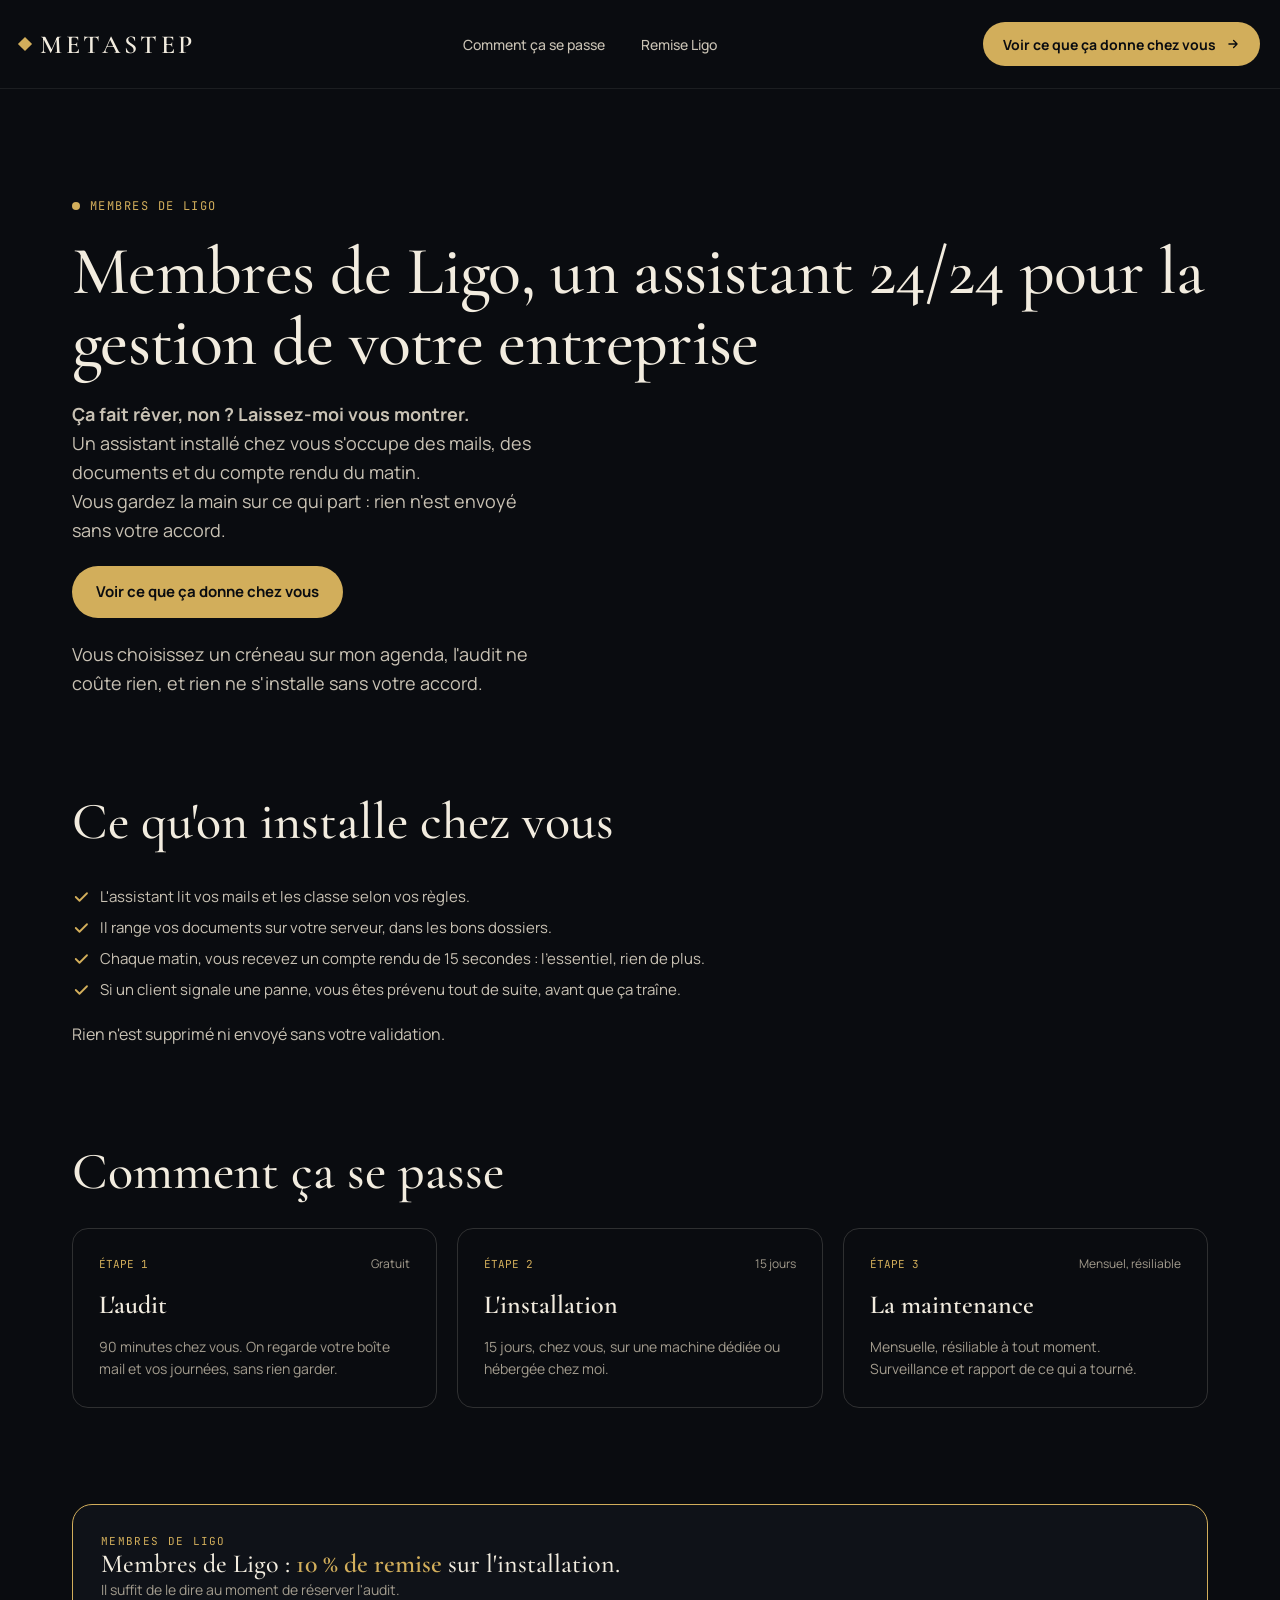
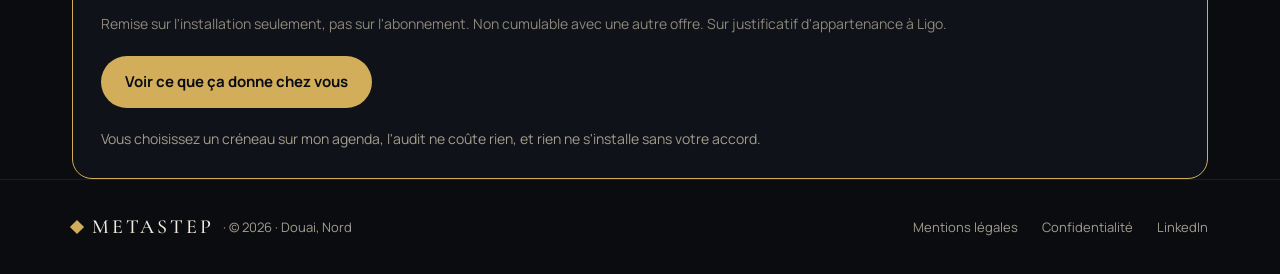
<file: ligo/index.html>
<!DOCTYPE html>
<html lang="fr">
<head>
<meta charset="utf-8">
<meta name="viewport" content="width=device-width, initial-scale=1">
<title>Membres de Ligo, un assistant 24/24 pour la gestion de votre entreprise · MetaStep</title>
<meta name="description" content="Un assistant installé chez vous s'occupe des mails, des documents et du compte rendu du matin. Vous gardez la main sur ce qui part : rien n'est envoyé sans votre accord.">
<meta name="robots" content="noindex, follow">
<link rel="canonical" href="https://metastep.fr/ligo">
<link rel="icon" type="image/png" href="../assets/favicon.png">
<meta property="og:type" content="website">
<meta property="og:locale" content="fr_FR">
<meta property="og:url" content="https://metastep.fr/ligo">
<meta property="og:title" content="Membres de Ligo, un assistant 24/24 pour la gestion de votre entreprise">
<meta property="og:description" content="Un assistant installé chez vous s'occupe des mails, des documents et du compte rendu du matin. Vous gardez la main sur ce qui part : rien n'est envoyé sans votre accord.">
<meta property="og:image" content="https://metastep.fr/assets/og-image.png">
<meta property="og:image:width" content="1200">
<meta property="og:image:height" content="630">
<meta name="twitter:card" content="summary_large_image">
<meta name="twitter:title" content="Membres de Ligo, un assistant 24/24 pour la gestion de votre entreprise">
<meta name="twitter:description" content="Un assistant installé chez vous s'occupe des mails, des documents et du compte rendu du matin. Vous gardez la main sur ce qui part : rien n'est envoyé sans votre accord.">
<meta name="twitter:image" content="https://metastep.fr/assets/og-image.png">
<meta name="theme-color" content="#0A0C10">
<link rel="stylesheet" href="../assets/site.css">
</head>
<body>

<header class="ms-nav">
  <div class="ms-nav__inner">
    <a class="ms-logo" href="/">
      <span class="ms-logo__mark" aria-hidden="true"></span>
      <span class="ms-logo__word">METASTEP</span>
    </a>
    <nav class="ms-nav__links" aria-label="Navigation principale">
      <a href="#etapes">Comment ça se passe</a>
      <a href="#remise">Remise Ligo</a>
    </nav>
    <div class="ms-nav__actions">
      <a class="ms-btn ms-btn--gold ms-nav__cta" href="https://calendly.com/metastep/rdv?utm_source=ligo&amp;utm_medium=communaute&amp;utm_campaign=ligo-membres&amp;utm_content=page-ligo" rel="noopener" target="_blank">
        Voir ce que ça donne chez vous
        <svg width="14" height="14" viewBox="0 0 24 24" fill="none" stroke="currentColor" stroke-width="2.2" stroke-linecap="round" stroke-linejoin="round" aria-hidden="true"><path d="M5 12h14M13 6l6 6-6 6"/></svg>
      </a>
      <a class="ms-btn ms-btn--gold ms-nav__cta-mobile" href="https://calendly.com/metastep/rdv?utm_source=ligo&amp;utm_medium=communaute&amp;utm_campaign=ligo-membres&amp;utm_content=page-ligo" rel="noopener" target="_blank">Audit gratuit</a>
      <details class="ms-menu">
        <summary class="ms-menu__toggle" aria-label="Ouvrir le menu">
          <svg width="18" height="18" viewBox="0 0 24 24" fill="none" stroke="currentColor" stroke-width="2" stroke-linecap="round" aria-hidden="true"><path d="M4 7h16M4 12h16M4 17h16"/></svg>
        </summary>
        <nav class="ms-menu__panel" aria-label="Navigation mobile">
          <a href="#etapes">Comment ça se passe</a>
          <a href="#remise">Remise Ligo</a>
          <a class="ms-btn ms-btn--gold" href="https://calendly.com/metastep/rdv?utm_source=ligo&amp;utm_medium=communaute&amp;utm_campaign=ligo-membres&amp;utm_content=page-ligo" rel="noopener" target="_blank">Voir ce que ça donne chez vous</a>
        </nav>
      </details>
    </div>
  </div>
</header>

<main id="top">

  <!-- HERO -->
  <section class="ms-hero" aria-label="Présentation">
    <div class="ms-container">
      <div class="ms-hero__content">
        <p class="ms-eyebrow"><span class="ms-eyebrow__dot" aria-hidden="true"></span>MEMBRES DE LIGO</p>
        <h1 class="ms-hero__title">Membres de Ligo, un assistant 24/24 pour la gestion de votre entreprise</h1>
        <p class="ms-hero__text"><strong>Ça fait rêver, non ? Laissez-moi vous montrer.</strong><br>Un assistant installé chez vous s'occupe des mails, des documents et du compte rendu du matin.<br>Vous gardez la main sur ce qui part : rien n'est envoyé sans votre accord.</p>
        <div class="ms-hero__actions">
          <a class="ms-btn ms-btn--gold" href="https://calendly.com/metastep/rdv?utm_source=ligo&amp;utm_medium=communaute&amp;utm_campaign=ligo-membres&amp;utm_content=page-ligo" rel="noopener" target="_blank">Voir ce que ça donne chez vous</a>
        </div>
        <p class="ms-hero__text">Vous choisissez un créneau sur mon agenda, l'audit ne coûte rien, et rien ne s'installe sans votre accord.</p>
      </div>
    </div>
  </section>

  <!-- CE QU'ON INSTALLE CHEZ VOUS -->
  <section class="ms-section" aria-labelledby="installe-title">
    <div class="ms-container">
      <div class="ms-section__head">
        <h2 id="installe-title" class="ms-h2">Ce qu'on installe chez vous</h2>
      </div>
      <div class="ms-pack__features">
        <div class="ms-pack__feature"><svg width="18" height="18" viewBox="0 0 24 24" fill="none" stroke="#D2AE5B" stroke-width="2.4" stroke-linecap="round" stroke-linejoin="round" aria-hidden="true"><path d="M5 12l5 5L20 7"/></svg><span>L'assistant lit vos mails et les classe selon vos règles.</span></div>
        <div class="ms-pack__feature"><svg width="18" height="18" viewBox="0 0 24 24" fill="none" stroke="#D2AE5B" stroke-width="2.4" stroke-linecap="round" stroke-linejoin="round" aria-hidden="true"><path d="M5 12l5 5L20 7"/></svg><span>Il range vos documents sur votre serveur, dans les bons dossiers.</span></div>
        <div class="ms-pack__feature"><svg width="18" height="18" viewBox="0 0 24 24" fill="none" stroke="#D2AE5B" stroke-width="2.4" stroke-linecap="round" stroke-linejoin="round" aria-hidden="true"><path d="M5 12l5 5L20 7"/></svg><span>Chaque matin, vous recevez un compte rendu de 15 secondes : l'essentiel, rien de plus.</span></div>
        <div class="ms-pack__feature"><svg width="18" height="18" viewBox="0 0 24 24" fill="none" stroke="#D2AE5B" stroke-width="2.4" stroke-linecap="round" stroke-linejoin="round" aria-hidden="true"><path d="M5 12l5 5L20 7"/></svg><span>Si un client signale une panne, vous êtes prévenu tout de suite, avant que ça traîne.</span></div>
      </div>
      <p class="ms-lead" style="margin-top:22px">Rien n'est supprimé ni envoyé sans votre validation.</p>
    </div>
  </section>

  <!-- COMMENT ÇA SE PASSE -->
  <section id="etapes" class="ms-section" aria-labelledby="etapes-title">
    <div class="ms-container">
      <div class="ms-method__head">
        <h2 id="etapes-title" class="ms-h2">Comment ça se passe</h2>
      </div>
      <div class="ms-method__list">
        <div class="ms-step">
          <div class="ms-step__head"><span class="ms-step__num">ÉTAPE 1</span><span class="ms-step__tag">Gratuit</span></div>
          <div class="ms-step__title">L'audit</div>
          <p class="ms-step__text">90 minutes chez vous. On regarde votre boîte mail et vos journées, sans rien garder.</p>
        </div>
        <div class="ms-step">
          <div class="ms-step__head"><span class="ms-step__num">ÉTAPE 2</span><span class="ms-step__tag">15 jours</span></div>
          <div class="ms-step__title">L'installation</div>
          <p class="ms-step__text">15 jours, chez vous, sur une machine dédiée ou hébergée chez moi.</p>
        </div>
        <div class="ms-step">
          <div class="ms-step__head"><span class="ms-step__num">ÉTAPE 3</span><span class="ms-step__tag">Mensuel, résiliable</span></div>
          <div class="ms-step__title">La maintenance</div>
          <p class="ms-step__text">Mensuelle, résiliable à tout moment. Surveillance et rapport de ce qui a tourné.</p>
        </div>
      </div>
    </div>
  </section>

  <!-- BLOC REMISE -->
  <section id="remise" class="ms-section" aria-label="Remise Ligo">
    <div class="ms-container">
      <div class="ms-launch">
        <div>
          <p class="ms-launch__label">MEMBRES DE LIGO</p>
          <p class="ms-launch__title">Membres de Ligo : <strong>10 % de remise</strong> sur l'installation.</p>
          <p class="ms-launch__text">Il suffit de le dire au moment de réserver l'audit.</p>
          <p class="ms-launch__text" style="margin-top:12px;opacity:.85">Remise sur l'installation seulement, pas sur l'abonnement. Non cumulable avec une autre offre. Sur justificatif d'appartenance à Ligo.</p>
        </div>
        <div class="ms-hero__actions">
          <a class="ms-btn ms-btn--gold" href="https://calendly.com/metastep/rdv?utm_source=ligo&amp;utm_medium=communaute&amp;utm_campaign=ligo-membres&amp;utm_content=page-ligo" rel="noopener" target="_blank">Voir ce que ça donne chez vous</a>
        </div>
        <p class="ms-launch__text">Vous choisissez un créneau sur mon agenda, l'audit ne coûte rien, et rien ne s'installe sans votre accord.</p>
      </div>
    </div>
  </section>

</main>

<footer class="ms-footer">
  <div class="ms-container ms-footer__inner">
    <div class="ms-footer__brand">
      <span class="ms-logo__mark" aria-hidden="true"></span>
      <span class="ms-footer__brand-word">METASTEP</span>
      <span>· © 2026 · Douai, Nord</span>
    </div>
    <nav class="ms-footer__links" aria-label="Liens légaux">
      <a href="../mentions-legales.html">Mentions légales</a>
      <a href="../confidentialite.html">Confidentialité</a>
      <a href="https://www.linkedin.com/in/evan-marliere/" rel="noopener" target="_blank">LinkedIn</a>
    </nav>
  </div>
</footer>

</body>
</html>
</file>
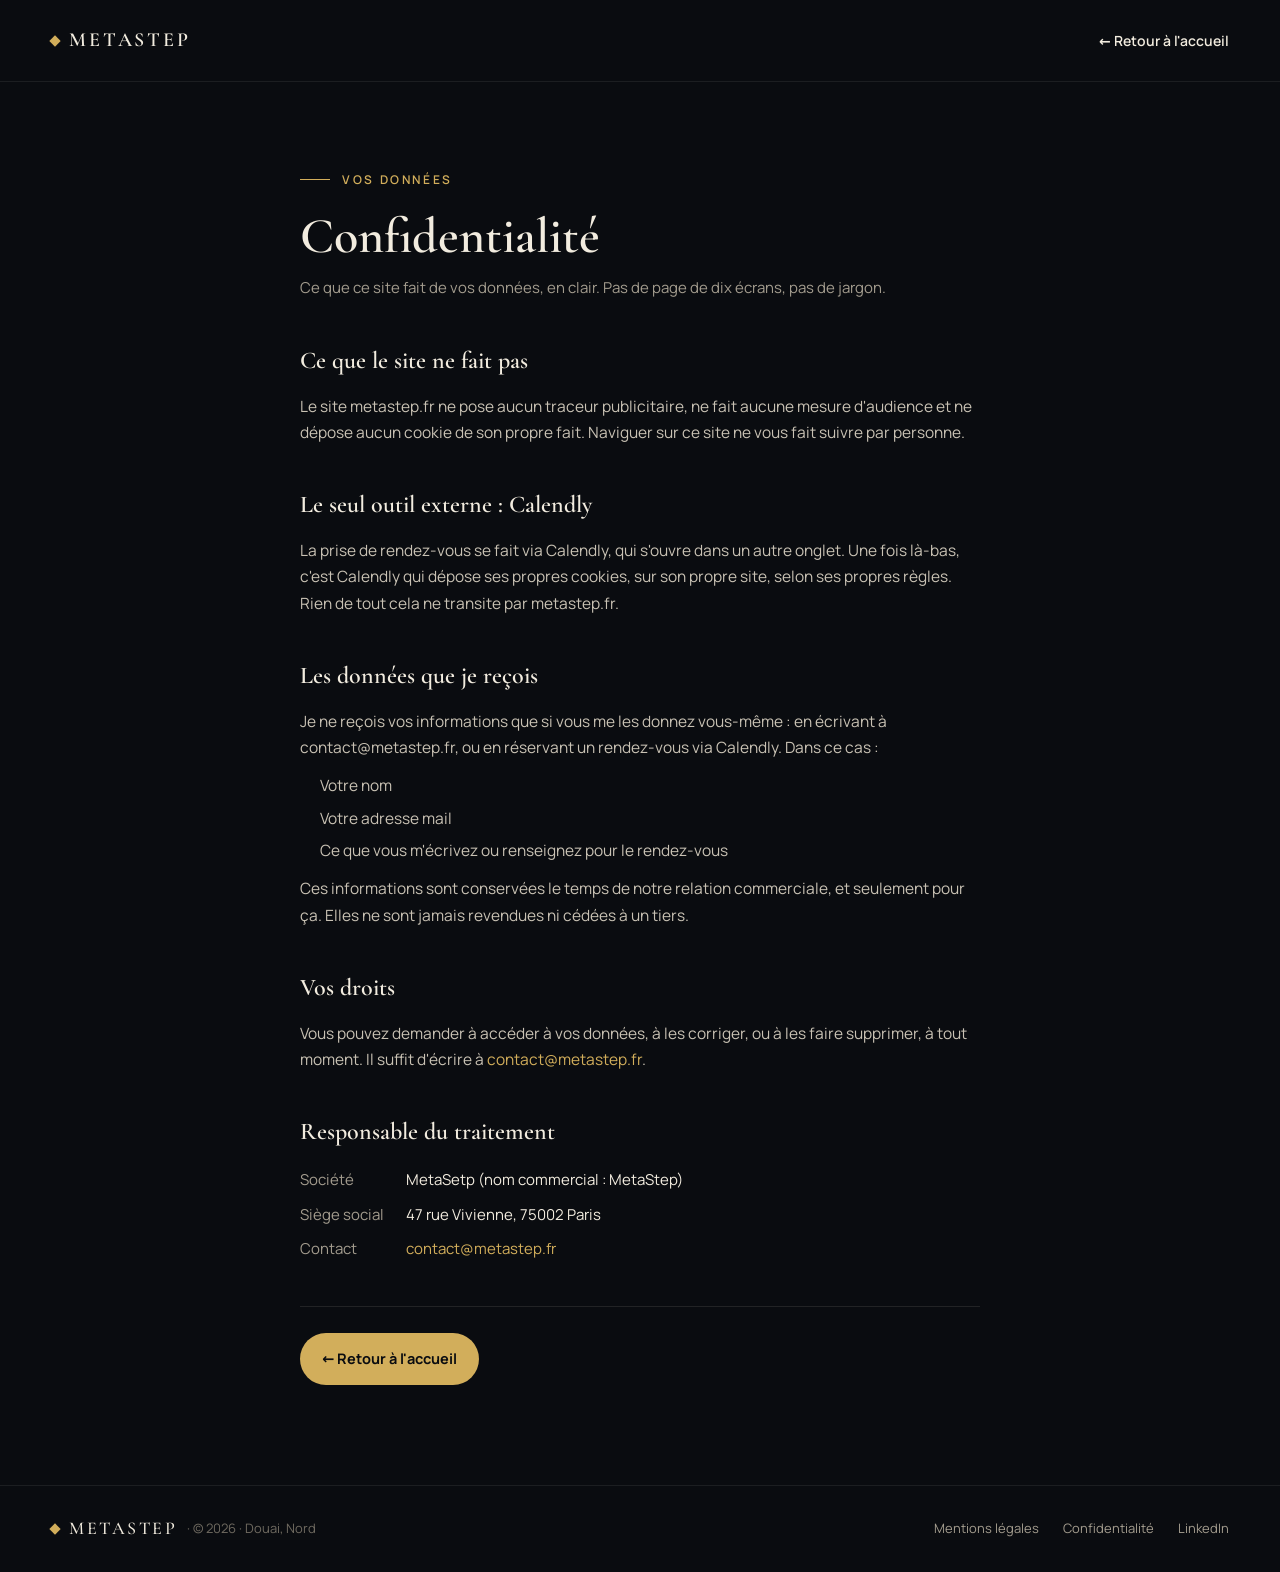
<file: confidentialite.html>
<!DOCTYPE html>
<html lang="fr">
<head>
<meta charset="utf-8">
<meta name="viewport" content="width=device-width, initial-scale=1">
<title>Confidentialité · MetaStep</title>
<meta name="description" content="Ce que le site metastep.fr fait et ne fait pas avec vos données : pas de traceur, pas de cookie hors Calendly.">
<meta name="robots" content="noindex,follow">
<link rel="icon" type="image/png" href="assets/favicon.png">
<link rel="stylesheet" href="assets/site.css">
<style>
  /* Charte MetaStep, polices auto-hébergées, pas d'appel externe. */
  @font-face{font-family:'Cormorant Garamond';font-style:normal;font-weight:600;src:url('assets/fonts/cormorant-garamond-600.woff2') format('woff2');font-display:swap}
  @font-face{font-family:'Cormorant Garamond';font-style:normal;font-weight:500;src:url('assets/fonts/cormorant-garamond-500.woff2') format('woff2');font-display:swap}
  @font-face{font-family:'Manrope';font-style:normal;font-weight:400;src:url('assets/fonts/manrope-400.woff2') format('woff2');font-display:swap}
  @font-face{font-family:'Manrope';font-style:normal;font-weight:500;src:url('assets/fonts/manrope-500.woff2') format('woff2');font-display:swap}
  @font-face{font-family:'Manrope';font-style:normal;font-weight:600;src:url('assets/fonts/manrope-600.woff2') format('woff2');font-display:swap}
  @font-face{font-family:'Manrope';font-style:normal;font-weight:700;src:url('assets/fonts/manrope-700.woff2') format('woff2');font-display:swap}
  @font-face{font-family:'JetBrains Mono';font-style:normal;font-weight:400;src:url('assets/fonts/jetbrains-mono-400.woff2') format('woff2');font-display:swap}

  :root{--bg:#0A0C10;--texte:#F2ECDF;--secondaire:#A39C8E;--or:#D2AE5B;--discret:#6F6A60}
  *{box-sizing:border-box}
  html{scroll-behavior:smooth}
  body{margin:0;background:var(--bg);color:var(--texte);font-family:'Manrope',system-ui,sans-serif;line-height:1.65;-webkit-font-smoothing:antialiased}
  a{color:var(--or);text-decoration:none}
  a:hover,a:focus{color:#E7C977}
  a:focus-visible,button:focus-visible{outline:2px solid var(--or);outline-offset:3px}
  h1,h2,p,dl,dt,dd,ul{margin:0}

  header.page{padding:24px clamp(20px,4vw,64px);display:flex;align-items:center;justify-content:space-between;gap:16px;border-bottom:1px solid rgba(242,236,223,.08)}
  .logo{display:flex;align-items:center;gap:10px;font-family:'Cormorant Garamond',serif;font-weight:600;font-size:20px;letter-spacing:.14em;color:var(--texte)}
  .logo span.puce{width:8px;height:8px;background:var(--or);display:inline-block;transform:rotate(45deg)}
  .retour{display:inline-flex;align-items:center;gap:8px;font-size:14px;font-weight:600;color:var(--texte)}

  main{max-width:760px;margin:0 auto;padding:clamp(48px,7vw,88px) clamp(20px,5vw,40px) clamp(60px,8vw,100px)}
  .fil{display:flex;align-items:center;gap:12px;margin-bottom:20px}
  .fil .trait{width:30px;height:1px;background:var(--or)}
  .fil .label{font-weight:600;font-size:12px;letter-spacing:.22em;color:var(--or);text-transform:uppercase}
  h1{font-family:'Cormorant Garamond',serif;font-weight:600;font-size:clamp(34px,5.5vw,50px);line-height:1.05;color:var(--texte)}
  .chapo{margin-top:14px;font-size:15px;color:var(--secondaire)}

  section{margin-top:40px}
  h2{font-family:'Cormorant Garamond',serif;font-weight:600;font-size:24px;color:var(--texte)}
  section p{margin-top:12px;font-size:15.5px;line-height:1.7;color:#C9C2B4}
  section ul{margin-top:12px;padding-left:20px;font-size:15.5px;line-height:1.7;color:#C9C2B4}
  section li{margin-top:6px}
  .fiche{margin-top:16px;display:grid;grid-template-columns:auto 1fr;gap:10px 22px;font-size:15px}
  .fiche dt{color:var(--secondaire)}
  .fiche dd{margin:0;color:var(--texte)}

  .cta{margin-top:44px;padding-top:26px;border-top:1px solid rgba(242,236,223,.1)}
  .bouton{display:inline-flex;align-items:center;gap:8px;background:var(--or);color:var(--bg);font-weight:700;font-size:14.5px;padding:14px 22px;border-radius:999px}

  footer.page{border-top:1px solid rgba(242,236,223,.08);padding:28px clamp(20px,4vw,64px)}
  .pied{max-width:1180px;margin:0 auto;display:flex;flex-wrap:wrap;gap:14px;align-items:center;justify-content:space-between;font-size:13px;color:var(--discret)}
  .pied .marque{display:flex;align-items:center;gap:10px}
  .pied .marque span.puce{width:8px;height:8px;background:var(--or);display:inline-block;transform:rotate(45deg)}
  .pied .marque span.nom{font-family:'Cormorant Garamond',serif;font-size:18px;letter-spacing:.14em;color:var(--texte)}
  .pied .liens{display:flex;gap:24px}
  .pied .liens a{color:var(--secondaire)}
</style>
</head>
<body>
<header class="page">
  <a class="logo" href="index.html"><span class="puce"></span>METASTEP</a>
  <a class="retour" href="index.html">&larr; Retour à l'accueil</a>
</header>

<main>
  <div class="fil"><span class="trait"></span><span class="label">Vos données</span></div>
  <h1>Confidentialité</h1>
  <p class="chapo">Ce que ce site fait de vos données, en clair. Pas de page de dix écrans, pas de jargon.</p>

  <section>
    <h2>Ce que le site ne fait pas</h2>
    <p>Le site metastep.fr ne pose aucun traceur publicitaire, ne fait aucune mesure d'audience et ne dépose aucun cookie de son propre fait. Naviguer sur ce site ne vous fait suivre par personne.</p>
  </section>

  <section>
    <h2>Le seul outil externe : Calendly</h2>
    <p>La prise de rendez-vous se fait via Calendly, qui s'ouvre dans un autre onglet. Une fois là-bas, c'est Calendly qui dépose ses propres cookies, sur son propre site, selon ses propres règles. Rien de tout cela ne transite par metastep.fr.</p>
  </section>

  <section>
    <h2>Les données que je reçois</h2>
    <p>Je ne reçois vos informations que si vous me les donnez vous-même : en écrivant à contact@metastep.fr, ou en réservant un rendez-vous via Calendly. Dans ce cas :</p>
    <ul>
      <li>Votre nom</li>
      <li>Votre adresse mail</li>
      <li>Ce que vous m'écrivez ou renseignez pour le rendez-vous</li>
    </ul>
    <p>Ces informations sont conservées le temps de notre relation commerciale, et seulement pour ça. Elles ne sont jamais revendues ni cédées à un tiers.</p>
  </section>

  <section>
    <h2>Vos droits</h2>
    <p>Vous pouvez demander à accéder à vos données, à les corriger, ou à les faire supprimer, à tout moment. Il suffit d'écrire à <a href="mailto:contact@metastep.fr">contact@metastep.fr</a>.</p>
  </section>

  <section>
    <h2>Responsable du traitement</h2>
    <dl class="fiche">
      <dt>Société</dt><dd>MetaSetp (nom commercial : MetaStep)</dd>
      <dt>Siège social</dt><dd>47 rue Vivienne, 75002 Paris</dd>
      <dt>Contact</dt><dd><a href="mailto:contact@metastep.fr">contact@metastep.fr</a></dd>
    </dl>
  </section>

  <div class="cta">
    <a class="bouton" href="index.html">&larr; Retour à l'accueil</a>
  </div>
</main>

<footer class="page">
  <div class="pied">
    <div class="marque"><span class="puce"></span><span class="nom">METASTEP</span><span>&middot; &copy; 2026 &middot; Douai, Nord</span></div>
    <div class="liens"><a href="mentions-legales.html">Mentions légales</a><a href="confidentialite.html">Confidentialité</a><a href="https://www.linkedin.com/in/evan-marliere/">LinkedIn</a></div>
  </div>
</footer>
</body>
</html>
</file>
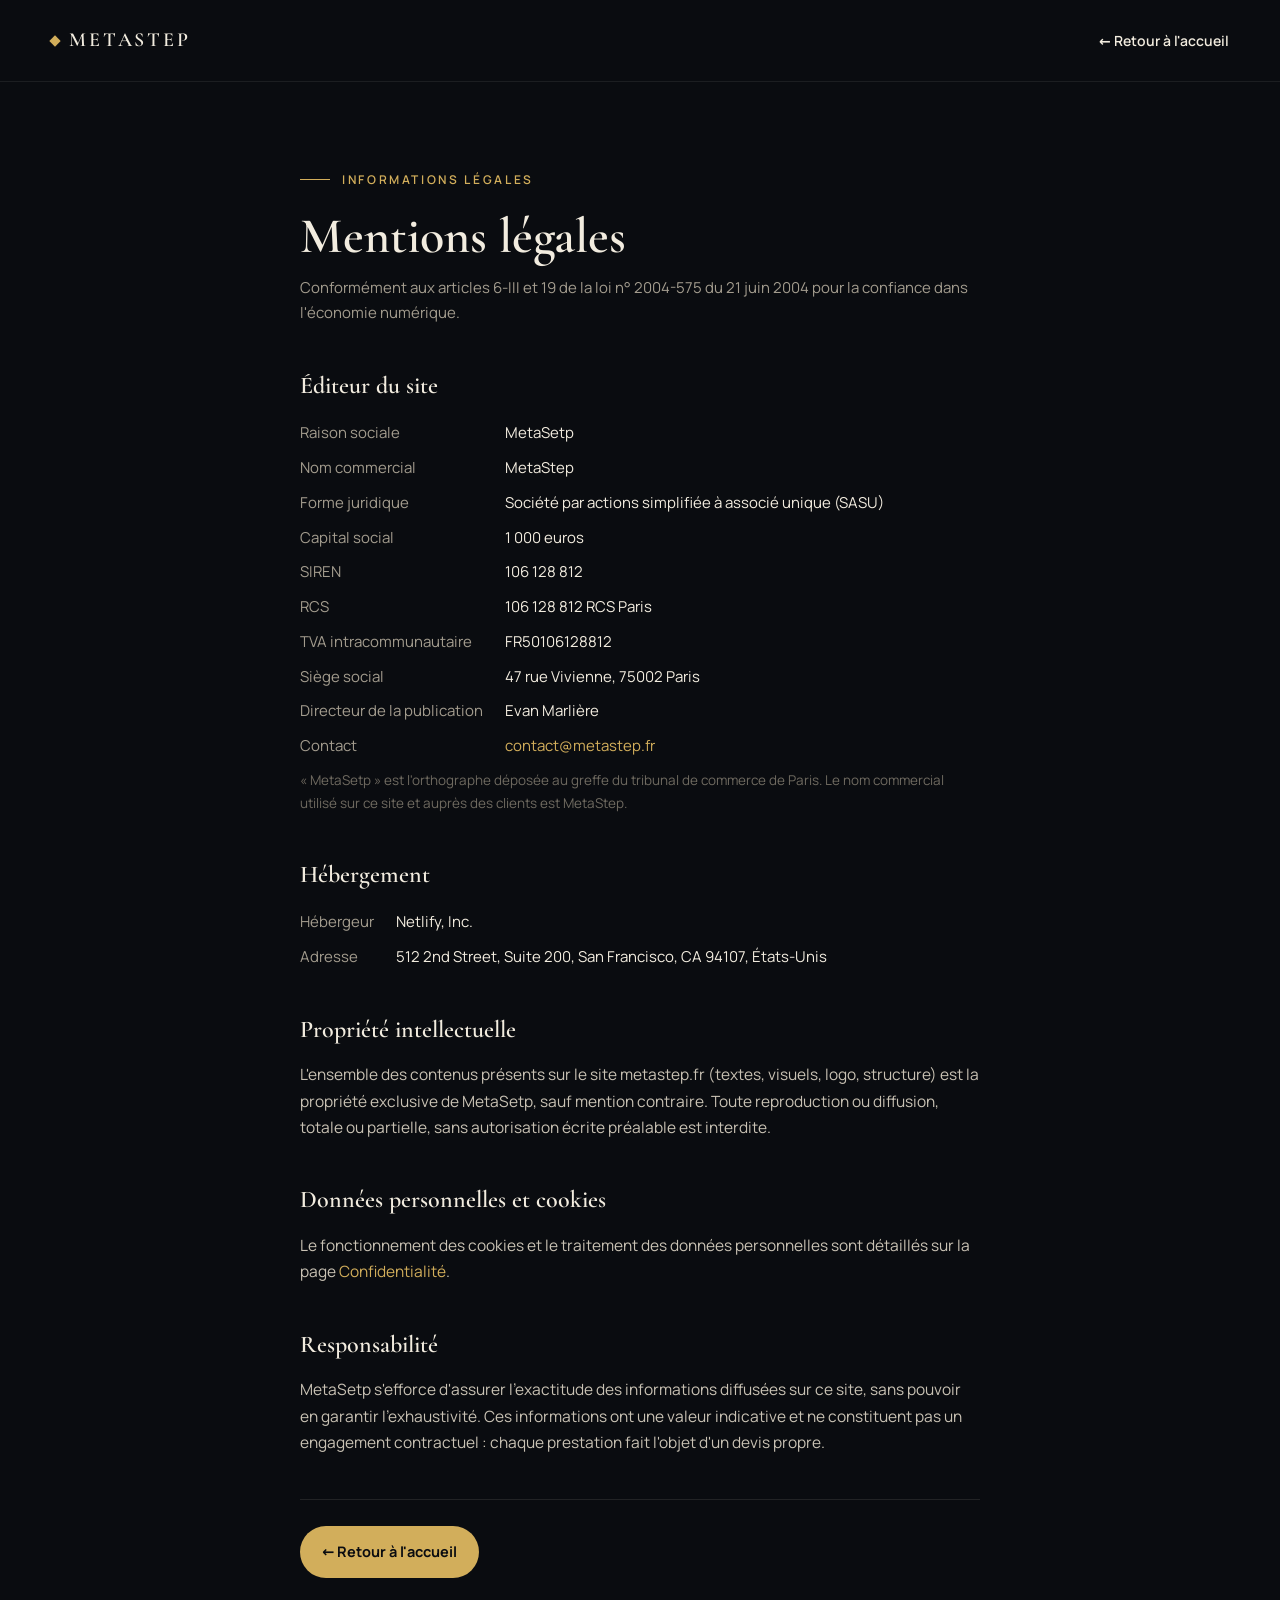
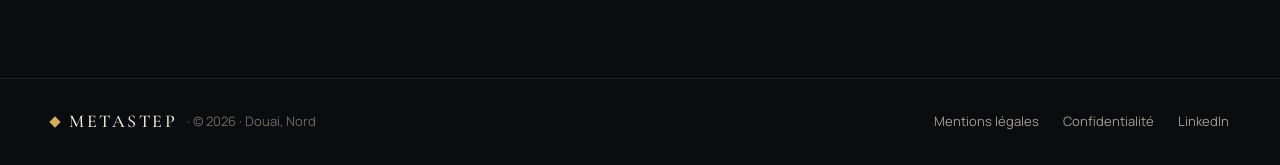
<file: mentions-legales.html>
<!DOCTYPE html>
<html lang="fr">
<head>
<meta charset="utf-8">
<meta name="viewport" content="width=device-width, initial-scale=1">
<title>Mentions légales · MetaStep</title>
<meta name="description" content="Mentions légales du site metastep.fr : éditeur, hébergeur et informations légales de MetaStep.">
<meta name="robots" content="noindex,follow">
<link rel="icon" type="image/png" href="assets/favicon.png">
<link rel="stylesheet" href="assets/site.css">
<style>
  /* Charte MetaStep, polices auto-hébergées, pas d'appel externe. */
  @font-face{font-family:'Cormorant Garamond';font-style:normal;font-weight:600;src:url('assets/fonts/cormorant-garamond-600.woff2') format('woff2');font-display:swap}
  @font-face{font-family:'Cormorant Garamond';font-style:normal;font-weight:500;src:url('assets/fonts/cormorant-garamond-500.woff2') format('woff2');font-display:swap}
  @font-face{font-family:'Manrope';font-style:normal;font-weight:400;src:url('assets/fonts/manrope-400.woff2') format('woff2');font-display:swap}
  @font-face{font-family:'Manrope';font-style:normal;font-weight:500;src:url('assets/fonts/manrope-500.woff2') format('woff2');font-display:swap}
  @font-face{font-family:'Manrope';font-style:normal;font-weight:600;src:url('assets/fonts/manrope-600.woff2') format('woff2');font-display:swap}
  @font-face{font-family:'Manrope';font-style:normal;font-weight:700;src:url('assets/fonts/manrope-700.woff2') format('woff2');font-display:swap}
  @font-face{font-family:'JetBrains Mono';font-style:normal;font-weight:400;src:url('assets/fonts/jetbrains-mono-400.woff2') format('woff2');font-display:swap}

  :root{--bg:#0A0C10;--texte:#F2ECDF;--secondaire:#A39C8E;--or:#D2AE5B;--discret:#6F6A60}
  *{box-sizing:border-box}
  html{scroll-behavior:smooth}
  body{margin:0;background:var(--bg);color:var(--texte);font-family:'Manrope',system-ui,sans-serif;line-height:1.65;-webkit-font-smoothing:antialiased}
  a{color:var(--or);text-decoration:none}
  a:hover,a:focus{color:#E7C977}
  a:focus-visible,button:focus-visible{outline:2px solid var(--or);outline-offset:3px}
  h1,h2,p,dl,dt,dd{margin:0}

  header.page{padding:24px clamp(20px,4vw,64px);display:flex;align-items:center;justify-content:space-between;gap:16px;border-bottom:1px solid rgba(242,236,223,.08)}
  .logo{display:flex;align-items:center;gap:10px;font-family:'Cormorant Garamond',serif;font-weight:600;font-size:20px;letter-spacing:.14em;color:var(--texte)}
  .logo span.puce{width:8px;height:8px;background:var(--or);display:inline-block;transform:rotate(45deg)}
  .retour{display:inline-flex;align-items:center;gap:8px;font-size:14px;font-weight:600;color:var(--texte)}

  main{max-width:760px;margin:0 auto;padding:clamp(48px,7vw,88px) clamp(20px,5vw,40px) clamp(60px,8vw,100px)}
  .fil{display:flex;align-items:center;gap:12px;margin-bottom:20px}
  .fil .trait{width:30px;height:1px;background:var(--or)}
  .fil .label{font-weight:600;font-size:12px;letter-spacing:.22em;color:var(--or);text-transform:uppercase}
  h1{font-family:'Cormorant Garamond',serif;font-weight:600;font-size:clamp(34px,5.5vw,50px);line-height:1.05;color:var(--texte)}
  .chapo{margin-top:14px;font-size:15px;color:var(--secondaire)}

  section{margin-top:40px}
  h2{font-family:'Cormorant Garamond',serif;font-weight:600;font-size:24px;color:var(--texte)}
  section p{margin-top:12px;font-size:15.5px;line-height:1.7;color:#C9C2B4}
  .fiche{margin-top:16px;display:grid;grid-template-columns:auto 1fr;gap:10px 22px;font-size:15px}
  .fiche dt{color:var(--secondaire)}
  .fiche dd{margin:0;color:var(--texte)}
  .note{margin-top:10px;font-size:13.5px;color:var(--discret)}

  .cta{margin-top:44px;padding-top:26px;border-top:1px solid rgba(242,236,223,.1)}
  .bouton{display:inline-flex;align-items:center;gap:8px;background:var(--or);color:var(--bg);font-weight:700;font-size:14.5px;padding:14px 22px;border-radius:999px}

  footer.page{border-top:1px solid rgba(242,236,223,.08);padding:28px clamp(20px,4vw,64px)}
  .pied{max-width:1180px;margin:0 auto;display:flex;flex-wrap:wrap;gap:14px;align-items:center;justify-content:space-between;font-size:13px;color:var(--discret)}
  .pied .marque{display:flex;align-items:center;gap:10px}
  .pied .marque span.puce{width:8px;height:8px;background:var(--or);display:inline-block;transform:rotate(45deg)}
  .pied .marque span.nom{font-family:'Cormorant Garamond',serif;font-size:18px;letter-spacing:.14em;color:var(--texte)}
  .pied .liens{display:flex;gap:24px}
  .pied .liens a{color:var(--secondaire)}
</style>
</head>
<body>
<header class="page">
  <a class="logo" href="index.html"><span class="puce"></span>METASTEP</a>
  <a class="retour" href="index.html">&larr; Retour à l'accueil</a>
</header>

<main>
  <div class="fil"><span class="trait"></span><span class="label">Informations légales</span></div>
  <h1>Mentions légales</h1>
  <p class="chapo">Conformément aux articles 6-III et 19 de la loi n° 2004-575 du 21 juin 2004 pour la confiance dans l'économie numérique.</p>

  <section>
    <h2>Éditeur du site</h2>
    <dl class="fiche">
      <dt>Raison sociale</dt><dd>MetaSetp</dd>
      <dt>Nom commercial</dt><dd>MetaStep</dd>
      <dt>Forme juridique</dt><dd>Société par actions simplifiée à associé unique (SASU)</dd>
      <dt>Capital social</dt><dd>1 000 euros</dd>
      <dt>SIREN</dt><dd>106 128 812</dd>
      <dt>RCS</dt><dd>106 128 812 RCS Paris</dd>
      <dt>TVA intracommunautaire</dt><dd>FR50106128812</dd>
      <dt>Siège social</dt><dd>47 rue Vivienne, 75002 Paris</dd>
      <dt>Directeur de la publication</dt><dd>Evan Marlière</dd>
      <dt>Contact</dt><dd><a href="mailto:contact@metastep.fr">contact@metastep.fr</a></dd>
    </dl>
    <p class="note">« MetaSetp » est l'orthographe déposée au greffe du tribunal de commerce de Paris. Le nom commercial utilisé sur ce site et auprès des clients est MetaStep.</p>
  </section>

  <section>
    <h2>Hébergement</h2>
    <dl class="fiche">
      <dt>Hébergeur</dt><dd>Netlify, Inc.</dd>
      <dt>Adresse</dt><dd>512 2nd Street, Suite 200, San Francisco, CA 94107, États-Unis</dd>
    </dl>
  </section>

  <section>
    <h2>Propriété intellectuelle</h2>
    <p>L'ensemble des contenus présents sur le site metastep.fr (textes, visuels, logo, structure) est la propriété exclusive de MetaSetp, sauf mention contraire. Toute reproduction ou diffusion, totale ou partielle, sans autorisation écrite préalable est interdite.</p>
  </section>

  <section>
    <h2>Données personnelles et cookies</h2>
    <p>Le fonctionnement des cookies et le traitement des données personnelles sont détaillés sur la page <a href="confidentialite.html">Confidentialité</a>.</p>
  </section>

  <section>
    <h2>Responsabilité</h2>
    <p>MetaSetp s'efforce d'assurer l'exactitude des informations diffusées sur ce site, sans pouvoir en garantir l'exhaustivité. Ces informations ont une valeur indicative et ne constituent pas un engagement contractuel : chaque prestation fait l'objet d'un devis propre.</p>
  </section>

  <div class="cta">
    <a class="bouton" href="index.html">&larr; Retour à l'accueil</a>
  </div>
</main>

<footer class="page">
  <div class="pied">
    <div class="marque"><span class="puce"></span><span class="nom">METASTEP</span><span>&middot; &copy; 2026 &middot; Douai, Nord</span></div>
    <div class="liens"><a href="mentions-legales.html">Mentions légales</a><a href="confidentialite.html">Confidentialité</a><a href="https://www.linkedin.com/in/evan-marliere/">LinkedIn</a></div>
  </div>
</footer>
</body>
</html>
</file>
<file: assets/site.css>
/* =========================================================
   MetaStep v2 · feuille de style unique de l'accueil
   Pas de framework, pas de CDN, aucune requete externe.
   ========================================================= */

/* ---------- Polices auto-hebergees ---------- */
@font-face{
  font-family:'Cormorant Garamond';
  src:url('fonts/cormorant-garamond-500.woff2') format('woff2');
  font-weight:500;
  font-style:normal;
  font-display:swap;
}
@font-face{
  font-family:'Cormorant Garamond';
  src:url('fonts/cormorant-garamond-600.woff2') format('woff2');
  font-weight:600;
  font-style:normal;
  font-display:swap;
}
@font-face{
  font-family:'Cormorant Garamond';
  src:url('fonts/cormorant-garamond-500-italic.woff2') format('woff2');
  font-weight:500;
  font-style:italic;
  font-display:swap;
}
@font-face{
  font-family:'Manrope';
  src:url('fonts/manrope-400.woff2') format('woff2');
  font-weight:400;
  font-style:normal;
  font-display:swap;
}
@font-face{
  font-family:'Manrope';
  src:url('fonts/manrope-500.woff2') format('woff2');
  font-weight:500;
  font-style:normal;
  font-display:swap;
}
@font-face{
  font-family:'Manrope';
  src:url('fonts/manrope-600.woff2') format('woff2');
  font-weight:600;
  font-style:normal;
  font-display:swap;
}
@font-face{
  font-family:'Manrope';
  src:url('fonts/manrope-700.woff2') format('woff2');
  font-weight:700;
  font-style:normal;
  font-display:swap;
}
@font-face{
  font-family:'JetBrains Mono';
  src:url('fonts/jetbrains-mono-400.woff2') format('woff2');
  font-weight:400;
  font-style:normal;
  font-display:swap;
}
@font-face{
  font-family:'JetBrains Mono';
  src:url('fonts/jetbrains-mono-500.woff2') format('woff2');
  font-weight:500;
  font-style:normal;
  font-display:swap;
}

/* ---------- Racine / variables ---------- */
:root{
  --bg:#0A0C10;
  --panel-1:#12151C;
  --panel-2:#0F1218;
  --panel-3:#1A1E27;
  --cream:#F2ECDF;
  --text:#C9C2B4;
  --muted:#A39C8E;
  --dim:#6F6A60;
  --gold:#D2AE5B;
  --gold-hover:#E7C977;
  --red:#E0503C;
  --line:rgba(242,236,223,0.08);
  --line-strong:rgba(242,236,223,0.16);
  --font-title:'Cormorant Garamond', Georgia, serif;
  --font-body:'Manrope', system-ui, -apple-system, sans-serif;
  --font-mono:'JetBrains Mono', ui-monospace, 'Courier New', monospace;
}

/* ---------- Reinitialisation ---------- */
*{box-sizing:border-box}
html{background:var(--bg)}
body{
  margin:0;
  background:var(--bg);
  color:var(--text);
  font-family:var(--font-body);
  font-weight:400;
  line-height:1.5;
  -webkit-font-smoothing:antialiased;
  overflow-x:hidden;
}
h1,h2,h3,p,ul,ol,dl,figure{margin:0}
ul,ol{padding:0;list-style:none}
img{max-width:100%;display:block}
a{color:var(--gold);text-decoration:none}
a:hover{color:var(--gold-hover)}
button{font-family:inherit;cursor:pointer;background:none;border:none;color:inherit}
svg{display:block;flex-shrink:0}

/* ---------- Focus visible (accessibilite) ---------- */
a:focus-visible,
button:focus-visible,
summary:focus-visible,
[tabindex]:focus-visible{
  outline:2px solid var(--gold);
  outline-offset:3px;
  border-radius:4px;
}

/* ---------- Utilitaires ---------- */
.ms-container{
  width:100%;
  max-width:1296px;
  margin:0 auto;
  padding:0 20px;
}
.ms-sr-only{
  position:absolute;
  width:1px;height:1px;
  overflow:hidden;
  clip:rect(0 0 0 0);
  white-space:nowrap;
}
.ms-eyebrow{
  display:inline-flex;
  align-items:center;
  gap:10px;
  font-family:var(--font-mono);
  font-size:12px;
  letter-spacing:0.12em;
  color:var(--gold);
  text-transform:uppercase;
}
.ms-eyebrow__dot{
  width:8px;height:8px;
  border-radius:999px;
  background:var(--gold);
  display:inline-block;
  flex-shrink:0;
}
.ms-h2{
  font-family:var(--font-title);
  font-weight:500;
  font-size:32px;
  line-height:1.08;
  color:var(--cream);
}
.ms-h3{
  font-family:var(--font-title);
  font-weight:600;
  font-size:22px;
  line-height:1.15;
  color:var(--cream);
}
.ms-lead{
  font-size:16px;
  line-height:1.6;
  color:var(--text);
}
.ms-section{
  padding:64px 0 0;
}
.ms-section__head{
  display:flex;
  flex-direction:column;
  gap:14px;
  margin-bottom:36px;
}

/* ---------- Boutons ---------- */
.ms-btn{
  height:52px;
  padding:0 24px;
  display:inline-flex;
  align-items:center;
  justify-content:center;
  gap:10px;
  border-radius:999px;
  font-size:15px;
  font-weight:700;
  white-space:nowrap;
  transition:background-color .15s ease, color .15s ease, border-color .15s ease;
}
.ms-btn--gold{background:var(--gold);color:var(--bg)}
.ms-btn--gold:hover{background:var(--gold-hover);color:var(--bg)}
.ms-btn--cream{background:var(--cream);color:var(--bg)}
.ms-btn--cream:hover{background:var(--gold-hover)}
.ms-btn--dark{background:var(--bg);color:var(--cream)}
.ms-btn--dark:hover{color:var(--gold-hover)}
.ms-btn--outline{
  background:transparent;
  color:var(--cream);
  border:1px solid var(--line-strong);
}
.ms-btn--outline:hover{border-color:var(--gold);color:var(--gold-hover)}
.ms-btn--full{width:100%}
.ms-btn[disabled],
.ms-btn--disabled{
  background:transparent;
  color:var(--muted);
  border:1px solid var(--line-strong);
  cursor:not-allowed;
}
.ms-btn[disabled]:hover,
.ms-btn--disabled:hover{
  background:transparent;
  color:var(--muted);
  border-color:var(--line-strong);
}

/* =========================================================
   NAV
   ========================================================= */
.ms-nav{
  position:relative;
  border-bottom:1px solid var(--line);
}
.ms-nav__inner{
  max-width:1296px;
  margin:0 auto;
  padding:0 20px;
  height:64px;
  display:flex;
  align-items:center;
  justify-content:space-between;
  gap:16px;
}
.ms-logo{
  display:inline-flex;
  align-items:center;
  gap:10px;
  color:var(--cream);
}
.ms-logo:hover{color:var(--cream)}
.ms-logo__mark{
  width:8px;height:8px;
  background:var(--gold);
  transform:rotate(45deg);
  flex-shrink:0;
}
.ms-logo__word{
  font-family:var(--font-title);
  font-size:20px;
  font-weight:600;
  letter-spacing:0.14em;
}
.ms-nav__links{
  display:none;
  align-items:center;
  gap:36px;
  font-size:14px;
  font-weight:500;
}
.ms-nav__links a{color:var(--text)}
.ms-nav__links a:hover{color:var(--gold)}
.ms-nav__actions{
  display:flex;
  align-items:center;
  gap:10px;
}
.ms-nav__cta{
  display:none;
  height:44px;
  padding:0 20px;
  font-size:14px;
}
.ms-nav__cta-mobile{
  height:40px;
  padding:0 14px;
  font-size:13px;
}

/* Menu mobile sans JS : details/summary */
.ms-menu{position:relative}
.ms-menu__toggle{
  width:44px;height:44px;
  border-radius:999px;
  border:1px solid var(--line-strong);
  display:flex;
  align-items:center;
  justify-content:center;
  color:var(--cream);
  list-style:none;
}
.ms-menu__toggle::-webkit-details-marker{display:none}
.ms-menu__toggle:hover{border-color:var(--gold)}
.ms-menu__panel{
  position:absolute;
  right:0;
  top:calc(100% + 10px);
  min-width:240px;
  background:var(--panel-1);
  border:1px solid var(--line-strong);
  border-radius:14px;
  padding:12px;
  display:flex;
  flex-direction:column;
  gap:4px;
  box-shadow:0 20px 50px rgba(0,0,0,0.5);
  z-index:60;
}
.ms-menu__panel a{
  padding:10px 12px;
  border-radius:8px;
  font-size:14px;
  color:var(--text);
}
.ms-menu__panel a:hover{background:rgba(242,236,223,0.06);color:var(--gold)}
.ms-menu__panel .ms-btn{margin-top:6px}

/* =========================================================
   COMPOSANT VIDEO (contrat commun hero + cartes)
   ========================================================= */
.ms-video{
  position:relative;
  width:100%;
  border-radius:20px;
  border:1px solid rgba(210,174,91,0.35);
  background:var(--panel-1);
  overflow:hidden;
  box-shadow:0 30px 80px rgba(0,0,0,0.5);
}
.ms-video--card{
  border-radius:16px;
  border-color:var(--line-strong);
  box-shadow:none;
}
.ms-video__ecran{
  position:absolute;
  inset:0;
}
.ms-scr{
  position:absolute;
  border-radius:12px;
  background:var(--panel-3);
  border:1px solid var(--line);
  box-sizing:border-box;
  padding:14px;
  display:flex;
  flex-direction:column;
  gap:10px;
  font-size:12px;
  color:var(--text);
  overflow:hidden;
}
/* reperes reserves en bas de l'ecran (zone du bouton lecture / etat) */
.ms-hero__video .ms-scr{left:20px;top:56px;right:20px;bottom:120px}
.ms-video--card .ms-scr{
  left:18px;top:40px;right:18px;bottom:44px;
  padding:12px;
}
.ms-scr__row{
  display:flex;
  align-items:center;
  justify-content:space-between;
  gap:8px;
}
.ms-scr__title{font-weight:700;color:var(--cream);font-size:13px}
.ms-scr__tag{
  font-family:var(--font-mono);
  font-size:10px;
  letter-spacing:0.06em;
  color:var(--gold);
  flex-shrink:0;
}
.ms-scr__tag--red{color:#EA6E5B}
.ms-scr__muted{color:var(--dim)}
.ms-scr__gold-text{color:var(--gold)}
.ms-scr__divider{height:1px;background:var(--line)}
.ms-scr__chips{display:flex;gap:6px;flex-wrap:wrap}
.ms-scr__chip{
  padding:4px 8px;
  border-radius:6px;
  background:rgba(242,236,223,0.06);
  font-size:11px;
}
.ms-scr__chip--gold{background:rgba(210,174,91,0.14);color:var(--gold)}

/* mail simule */
.ms-scr__mail{
  padding:12px 14px;
  border-radius:10px;
  background:var(--panel-2);
  border:1px solid rgba(242,236,223,0.06);
  display:flex;
  flex-direction:column;
  gap:6px;
}
.ms-scr__mail--highlight{border-color:rgba(210,174,91,0.5)}
.ms-scr__mail-top{display:flex;justify-content:space-between;gap:10px;font-size:13px}
.ms-scr__mail-from{font-weight:700;color:var(--cream)}
.ms-scr__mail-time{color:var(--muted);font-size:12px;flex-shrink:0}
.ms-scr__mail-body{color:var(--text);font-size:12px}
.ms-scr__mail-tags{display:flex;gap:8px;flex-wrap:wrap;padding-top:2px}
.ms-scr__mail-row{
  display:flex;
  justify-content:space-between;
  gap:10px;
  font-size:13px;
  color:var(--text);
}
.ms-scr__pill{
  font-size:11px;
  padding:4px 8px;
  border-radius:999px;
  background:rgba(242,236,223,0.08);
  color:var(--text);
}
.ms-scr__pill--gold{background:rgba(210,174,91,0.16);color:var(--gold);font-weight:600}

/* sidebar (boite pro) : desktop uniquement */
.ms-scr--hero{flex-direction:row;padding:0;gap:0}
.ms-scr__sidebar{
  width:150px;
  flex-shrink:0;
  box-sizing:border-box;
  padding:14px 12px;
  border-right:1px solid var(--line);
  display:none;
  flex-direction:column;
  gap:8px;
  font-size:12px;
  color:var(--muted);
}
.ms-scr__sidebar-label{
  font-family:var(--font-mono);
  font-size:10px;
  letter-spacing:0.1em;
  color:var(--dim);
}
.ms-scr__folder{padding:7px 9px}
.ms-scr__folder--active{
  border-radius:8px;
  background:rgba(210,174,91,0.12);
  color:var(--cream);
  font-weight:600;
}
.ms-scr__main{
  flex:1;
  min-width:0;
  box-sizing:border-box;
  padding:14px;
  display:flex;
  flex-direction:column;
  gap:10px;
  overflow:hidden;
}
.ms-scr__toprow--desktop{display:none}
.ms-scr__toprow--mobile{display:flex}

/* documents (grille 3 colonnes) */
.ms-scr__grid{
  display:grid;
  grid-template-columns:repeat(3, minmax(0,1fr));
  gap:8px;
}
.ms-scr__doc{
  border-radius:8px;
  background:var(--panel-2);
  padding:8px;
  display:flex;
  flex-direction:column;
  gap:4px;
  min-width:0;
}
.ms-scr__doc--gold{border:1px solid rgba(210,174,91,0.5)}
.ms-scr__doc-label{
  font-family:var(--font-mono);
  font-size:9px;
  color:var(--muted);
  letter-spacing:0.04em;
}
.ms-scr__doc-label--gold{color:var(--gold)}
.ms-scr__doc-name{color:var(--cream);font-size:11px;overflow:hidden;text-overflow:ellipsis;white-space:nowrap}
.ms-scr__doc-note{color:var(--muted);font-size:11px}
.ms-scr__doc-note--gold{color:var(--gold)}

/* compte-rendu */
.ms-scr__lines{display:flex;flex-direction:column;gap:6px;line-height:1.5}

/* alerte panne */
.ms-scr__alert{
  padding:10px 12px;
  border-radius:8px;
  background:var(--panel-2);
  border:1px solid rgba(224,80,60,0.5);
  display:flex;
  flex-direction:column;
  gap:4px;
}
.ms-scr__alert-title{color:var(--cream);font-weight:600}
.ms-scr__alert-note{color:var(--muted)}

/* pastille "demo produit / ecran reel" (hero uniquement) */
.ms-video__badge{
  position:absolute;
  left:20px;top:18px;
  display:flex;
  align-items:center;
  gap:8px;
  padding:6px 12px;
  border-radius:999px;
  background:rgba(10,12,16,0.7);
  border:1px solid var(--line-strong);
  font-family:var(--font-mono);
  font-size:11px;
  letter-spacing:0.08em;
  color:var(--cream);
  z-index:2;
}
.ms-video__dot{
  width:6px;height:6px;
  border-radius:999px;
  background:var(--red);
  display:inline-block;
  flex-shrink:0;
}

/* etat livre : aucune video tournee.
   La pastille se place dans la bande reservee sous l'ecran simule
   (l'espace qui accueillera plus tard le bouton lecture), jamais
   au centre du faux ecran pour ne pas recouvrir le contenu simule. */
.ms-video__etat{
  position:absolute;
  left:50%;
  transform:translateX(-50%);
  color:var(--muted);
  font-family:'JetBrains Mono',ui-monospace,monospace;
  font-size:11px;
  letter-spacing:0.08em;
  text-transform:uppercase;
  white-space:nowrap;
  z-index:2;
  margin:0;
  pointer-events:none;
}
.ms-hero__video .ms-video__etat{bottom:38px}
.ms-video--card .ms-video__etat{
  bottom:10px;
  font-size:12px;
  padding:8px 14px;
}

/* Classes pretes pour la bascule quand une video existe (inutilisees pour le moment) */
.ms-video--pret .ms-video__etat{display:none}
.ms-video__lecture{
  position:absolute;
  left:50%;top:50%;
  transform:translate(-50%,-50%);
  width:80px;height:80px;
  border-radius:999px;
  background:var(--gold);
  border:none;
  display:flex;
  align-items:center;
  justify-content:center;
  box-shadow:0 0 0 12px rgba(210,174,91,0.18);
  z-index:2;
}
.ms-video--card .ms-video__lecture{
  width:52px;height:52px;
  box-shadow:none;
  right:20px;bottom:18px;
  left:auto;top:auto;
  transform:none;
}
.ms-video__duree{
  position:absolute;
  right:20px;top:18px;
  padding:6px 12px;
  border-radius:999px;
  background:rgba(10,12,16,0.7);
  border:1px solid var(--line-strong);
  font-family:var(--font-mono);
  font-size:11px;
  color:var(--cream);
  z-index:2;
}
.ms-video__barre{
  position:absolute;
  left:20px;right:20px;bottom:44px;
  display:flex;
  gap:4px;
  height:4px;
  z-index:2;
}
.ms-video__barre span,
.ms-video__segment{
  flex-grow:1;
  border-radius:2px;
  background:rgba(242,236,223,0.22);
}
.ms-video__segment--actif{background:var(--gold)}

/* Conteneur injecte par site.js a la place de .ms-video__ecran une fois
   qu'un fichier videos/<brique>.mp4 existe. Doit remplir la figure comme
   le faisait l'ecran simule. */
.ms-video__lecteur{
  position:absolute;
  inset:0;
}
.ms-video__lecteur video{
  width:100%;
  height:100%;
  display:block;
  object-fit:cover;
  border-radius:inherit;
  background:#000;
}
.ms-video__chapitres{
  position:absolute;
  left:20px;right:20px;bottom:20px;
  display:flex;
  justify-content:space-between;
  font-family:var(--font-mono);
  font-size:10px;
  letter-spacing:0.06em;
  color:var(--text);
  z-index:2;
}

.ms-video__note{
  display:flex;
  flex-wrap:wrap;
  justify-content:space-between;
  gap:10px;
  font-size:13px;
  color:var(--muted);
  margin-top:16px;
}
.ms-video__hosted{display:inline-flex;align-items:center;gap:8px}

/* =========================================================
   HERO
   ========================================================= */
.ms-hero{padding-top:36px}
.ms-hero__inner{
  display:flex;
  flex-direction:column;
  gap:32px;
}
.ms-hero__content{
  display:flex;
  flex-direction:column;
  gap:22px;
}
.ms-hero__title{
  font-family:var(--font-title);
  font-weight:500;
  font-size:42px;
  line-height:1.04;
  letter-spacing:-0.01em;
  color:var(--cream);
}
.ms-hero__title em{font-style:italic;color:var(--gold)}
.ms-hero__text{
  font-size:16px;
  line-height:1.6;
  color:var(--text);
  max-width:560px;
}
.ms-hero__actions{
  display:flex;
  flex-wrap:wrap;
  align-items:center;
  gap:12px;
}
.ms-hero__stats{
  display:flex;
  justify-content:space-between;
  gap:20px;
  padding:18px 0;
  border-top:1px solid var(--line);
  border-bottom:1px solid var(--line);
}
.ms-stat{display:flex;flex-direction:column;gap:4px}
.ms-stat__value{
  font-family:var(--font-title);
  font-weight:600;
  font-size:26px;
  line-height:1;
  color:var(--cream);
}
.ms-stat__label{font-size:11px;color:var(--muted)}

.ms-hero__video-wrap{display:flex;flex-direction:column;gap:16px}
.ms-hero__video{height:400px}

/* =========================================================
   BANDEAU DE PREUVE
   ========================================================= */
.ms-proof{
  border-top:1px solid var(--line);
  border-bottom:1px solid var(--line);
  padding:24px 0;
  margin-top:48px;
}
.ms-proof__list{
  display:flex;
  flex-direction:column;
  gap:18px;
  font-size:14px;
  color:var(--text);
}
.ms-proof__item{display:flex;flex-direction:column;gap:6px}
.ms-proof__title{
  font-family:var(--font-title);
  font-size:22px;
  color:var(--cream);
}

/* =========================================================
   01 · LES DEMOS
   ========================================================= */
.ms-demos__head{
  display:flex;
  flex-direction:column;
  gap:24px;
  margin-bottom:28px;
}
.ms-demos__intro{display:flex;flex-direction:column;gap:14px;max-width:720px}
.ms-demos__filters{display:none;gap:8px}
.ms-pill-toggle{
  height:40px;
  padding:0 16px;
  border-radius:999px;
  border:1px solid var(--line-strong);
  color:var(--text);
  font-size:13px;
  font-weight:600;
  display:inline-flex;
  align-items:center;
}
.ms-pill-toggle--active{
  border-color:var(--gold);
  background:rgba(210,174,91,0.12);
  color:var(--cream);
}

.ms-demos__list{
  display:flex;
  gap:14px;
  overflow-x:auto;
  scroll-snap-type:x mandatory;
  padding-bottom:6px;
  margin:0 -20px;
  padding-left:20px;
  padding-right:20px;
}
.ms-demos__list::-webkit-scrollbar{height:6px}
.ms-demo-card{
  flex:0 0 280px;
  scroll-snap-align:start;
  display:flex;
  flex-direction:column;
  gap:16px;
}
.ms-demo-card__video{height:180px}
.ms-demo-card__body{
  display:flex;
  justify-content:space-between;
  align-items:flex-start;
  gap:16px;
}
.ms-demo-card__text{display:flex;flex-direction:column;gap:6px}
.ms-demo-card__desc{font-size:14px;line-height:1.5;color:var(--muted)}
.ms-demo-card__time{
  flex-shrink:0;
  font-family:var(--font-mono);
  font-size:11px;
  color:var(--gold);
  padding-top:8px;
  white-space:nowrap;
}

.ms-demos__dots{display:flex;gap:6px;padding-top:8px}
.ms-dot{width:8px;height:4px;border-radius:2px;background:rgba(242,236,223,0.2)}
.ms-dot--active{width:20px;background:var(--gold)}

/* =========================================================
   02 · LE VRAI COUT
   ========================================================= */
.ms-cost{display:flex;flex-direction:column;gap:32px}
.ms-cost__intro{display:flex;flex-direction:column;gap:14px}
.ms-cost__list{
  display:grid;
  grid-template-columns:1fr;
  gap:20px;
}
.ms-cost__card{
  padding:26px;
  border-radius:16px;
  background:var(--panel-1);
  border:1px solid var(--line);
  display:flex;
  flex-direction:column;
  gap:12px;
}
.ms-cost__num{
  font-family:var(--font-title);
  font-size:36px;
  color:var(--gold);
  line-height:1;
}
.ms-cost__title{font-size:17px;font-weight:700;color:var(--cream)}
.ms-cost__text{font-size:14px;line-height:1.6;color:var(--muted)}

/* =========================================================
   03 · OFFRES
   ========================================================= */
.ms-offers__intro{display:flex;flex-direction:column;gap:14px;max-width:760px;margin-bottom:28px}
.ms-offers__grid{
  display:flex;
  flex-direction:column;
  gap:24px;
}
.ms-pack{
  padding:28px;
  border-radius:20px;
  background:var(--cream);
  color:var(--bg);
  display:flex;
  flex-direction:column;
  gap:20px;
}
.ms-pack__head{display:flex;justify-content:space-between;align-items:center;gap:10px}
.ms-pack__label{
  font-family:var(--font-mono);
  font-size:11px;
  letter-spacing:0.12em;
  color:var(--dim);
}
.ms-pack__badge{
  padding:5px 10px;
  border-radius:999px;
  background:var(--bg);
  color:var(--cream);
  font-size:11px;
  font-weight:700;
  white-space:nowrap;
}
.ms-pack__prices{display:flex;flex-direction:column;gap:4px}
.ms-pack__price{display:flex;align-items:baseline;gap:10px}
.ms-pack__price-value{
  font-family:var(--font-title);
  font-weight:600;
  line-height:1;
}
.ms-pack__price--main .ms-pack__price-value{font-size:48px}
.ms-pack__price--sub .ms-pack__price-value{font-size:32px}
.ms-pack__price-unit{font-size:13px;color:var(--dim)}
.ms-pack__features{display:flex;flex-direction:column;gap:10px;font-size:15px;line-height:1.4}
.ms-pack__feature{display:flex;gap:10px;align-items:flex-start}
.ms-pack__feature svg{margin-top:2px;flex-shrink:0}

.ms-rates{
  padding:28px;
  border-radius:20px;
  background:var(--panel-1);
  border:1px solid var(--line);
  display:flex;
  flex-direction:column;
  gap:16px;
}
.ms-rates__label{
  font-family:var(--font-mono);
  font-size:11px;
  letter-spacing:0.12em;
  color:var(--muted);
}
.ms-rates__list{display:flex;flex-direction:column}
.ms-rate-row{
  display:flex;
  justify-content:space-between;
  gap:12px;
  padding:14px 0;
  border-bottom:1px solid var(--line);
  font-size:15px;
}
.ms-rate-row:last-child{border-bottom:none}
.ms-rate-row__price{
  font-family:var(--font-mono);
  font-size:13px;
  color:var(--cream);
  white-space:nowrap;
}

.ms-launch{
  padding:28px;
  border-radius:20px;
  background:var(--panel-2);
  border:1px solid var(--gold);
  display:flex;
  flex-direction:column;
  gap:20px;
}
.ms-launch__label{
  font-family:var(--font-mono);
  font-size:11px;
  letter-spacing:0.12em;
  color:var(--gold);
}
.ms-launch__title{
  font-family:var(--font-title);
  font-weight:500;
  font-size:26px;
  line-height:1.15;
  color:var(--cream);
}
.ms-launch__title strong{color:var(--gold);font-weight:600}
.ms-launch__text{font-size:14px;line-height:1.6;color:var(--muted)}
.ms-gauge{display:flex;flex-direction:column;gap:8px}
.ms-gauge__segments{display:flex;gap:6px}
.ms-gauge__seg{
  flex-grow:1;
  height:6px;
  border-radius:3px;
  background:rgba(210,174,91,0.25);
}
.ms-gauge__seg--filled,
.ms-gauge__seg.est-pris{background:var(--gold)}
.ms-gauge__label{
  font-family:var(--font-mono);
  font-size:11px;
  color:var(--muted);
}

/* =========================================================
   04 · COMMENT ON AVANCE
   ========================================================= */
.ms-method__head{display:flex;flex-direction:column;gap:14px;margin-bottom:28px}
.ms-method__list{
  display:grid;
  grid-template-columns:1fr;
  gap:20px;
}
.ms-step{
  padding:26px;
  border-radius:16px;
  border:1px solid var(--line-strong);
  display:flex;
  flex-direction:column;
  gap:12px;
}
.ms-step__head{display:flex;justify-content:space-between;align-items:center}
.ms-step__num{font-family:var(--font-mono);font-size:11px;color:var(--gold)}
.ms-step__tag{font-size:12px;color:var(--muted)}
.ms-step__title{font-family:var(--font-title);font-size:26px;font-weight:600;color:var(--cream)}
.ms-step__text{font-size:14px;line-height:1.6;color:var(--muted)}

/* =========================================================
   05 · POURQUOI JE FAIS CA (EVAN)
   ========================================================= */
.ms-evan{
  display:flex;
  flex-direction:column;
  gap:28px;
}
.ms-evan__photo-wrap{
  border-radius:20px;
  background:var(--panel-1);
  border:1px solid var(--line-strong);
  display:flex;
  align-items:center;
  justify-content:center;
  padding:24px;
}
.ms-evan__photo{
  width:200px;
  height:200px;
  border-radius:14px;
  object-fit:contain;
  margin:0 auto;
}
.ms-evan__content{display:flex;flex-direction:column;gap:16px}
.ms-evan__title{
  font-family:var(--font-title);
  font-weight:500;
  font-size:32px;
  line-height:1.12;
  color:var(--cream);
}
.ms-evan__text{font-size:15px;line-height:1.65;color:var(--text);max-width:640px}
.ms-evan__tags{display:flex;gap:10px;flex-wrap:wrap;font-size:13px;color:var(--muted)}
.ms-evan__tag{padding:6px 12px;border-radius:999px;border:1px solid var(--line-strong)}

/* =========================================================
   06 · MES ENGAGEMENTS
   ========================================================= */
.ms-commitments__head{display:flex;flex-direction:column;gap:14px;margin-bottom:28px}
.ms-commitments__list{
  display:grid;
  grid-template-columns:1fr;
  gap:24px;
}
.ms-commitment{
  display:flex;
  flex-direction:column;
  gap:10px;
  padding-top:18px;
  border-top:1px solid var(--gold);
}
.ms-commitment__title{font-size:16px;font-weight:700;color:var(--cream)}
.ms-commitment__text{font-size:14px;line-height:1.6;color:var(--muted)}

/* =========================================================
   CTA FINAL
   ========================================================= */
.ms-cta{padding-bottom:64px}
.ms-cta__box{
  border-radius:24px;
  background:var(--panel-1);
  border:1px solid rgba(210,174,91,0.4);
  padding:36px;
  display:flex;
  flex-direction:column;
  gap:24px;
}
.ms-cta__title{
  font-family:var(--font-title);
  font-weight:500;
  font-size:32px;
  line-height:1.08;
  color:var(--cream);
}
.ms-cta__text{font-size:15px;line-height:1.6;color:var(--text)}
.ms-cta__actions{display:flex;flex-direction:column;gap:12px;align-items:flex-start}
.ms-cta__mail{color:var(--text);font-size:14px}
.ms-cta__mail:hover{color:var(--gold)}

/* =========================================================
   FOOTER
   ========================================================= */
.ms-footer{
  border-top:1px solid var(--line);
  padding:32px 0;
  font-size:13px;
  /* texte informationnel : #A39C8E (>= 4.5:1 sur #0A0C10), pas #6F6A60
     qui est reserve au decoratif non informatif */
  color:var(--muted);
}
.ms-footer__inner{
  display:flex;
  flex-direction:column;
  gap:20px;
}
.ms-footer__brand{display:flex;align-items:center;gap:10px}
.ms-footer__brand-word{
  font-family:var(--font-title);
  font-size:20px;
  letter-spacing:0.14em;
  color:var(--cream);
}
.ms-footer__links{display:flex;gap:24px;flex-wrap:wrap}
.ms-footer__links a{color:var(--muted)}
.ms-footer__links a:hover{color:var(--gold)}

/* =========================================================
   POINT DE RUPTURE DESKTOP (>= 900px)
   Correspond a la maquette 1440 (site-Main.html)
   ========================================================= */
@media (min-width:900px){
  .ms-container{padding:0 72px}

  .ms-nav__inner{height:88px}
  .ms-logo__mark{width:10px;height:10px}
  .ms-logo__word{font-size:26px}
  .ms-nav__links{display:flex}
  .ms-nav__cta{display:inline-flex}
  .ms-nav__cta-mobile,
  .ms-nav__actions .ms-menu{display:none}

  .ms-h2{font-size:52px}
  .ms-section{padding-top:96px}

  .ms-hero{padding-top:84px}
  .ms-hero__inner{
    flex-direction:row;
    align-items:flex-start;
    gap:32px;
  }
  .ms-hero__content{flex:0 0 41.6%;padding-top:24px}
  .ms-hero__video-wrap{flex:1;min-width:0}
  .ms-hero__title{font-size:68px}
  .ms-hero__text{font-size:18px;max-width:480px}
  .ms-hero__stats{gap:32px}
  .ms-stat__value{font-size:34px}
  .ms-stat__label{font-size:12px}
  .ms-hero__video{height:456px}

  .ms-hero__video .ms-scr{left:40px;top:44px;right:40px;bottom:96px}
  .ms-hero__video .ms-video__etat{bottom:34px}
  .ms-video--card .ms-scr{left:28px;top:34px;right:28px;bottom:60px}
  .ms-video--card .ms-video__etat{bottom:18px}
  .ms-scr--hero{flex-direction:row}
  .ms-scr__sidebar{display:flex}
  .ms-scr__toprow--desktop{display:flex}
  .ms-scr__toprow--mobile{display:none}

  .ms-proof{margin-top:0}
  .ms-proof__list{
    flex-direction:row;
    align-items:center;
    justify-content:space-between;
  }
  .ms-proof__item{flex-direction:row;align-items:center;gap:12px}

  .ms-demos__head{flex-direction:row;justify-content:space-between;align-items:flex-end}
  .ms-demos__filters{display:flex}
  .ms-demos__list{
    display:grid;
    grid-template-columns:repeat(2, minmax(0,1fr));
    gap:28px;
    overflow:visible;
    margin:0;
    padding:0;
  }
  .ms-demo-card{flex:initial}
  .ms-demo-card__video{height:300px}
  .ms-demos__dots{display:none}

  .ms-cost{flex-direction:row;gap:32px}
  .ms-cost__intro{flex:0 0 33.3%}
  .ms-cost__list{flex:1;grid-template-columns:repeat(3, minmax(0,1fr))}

  .ms-offers__grid{flex-direction:row;align-items:stretch}
  .ms-pack{flex:0 0 41.6%}
  .ms-rates{flex:0 0 33.3%}
  .ms-launch{flex:1}
  .ms-pack__price--main .ms-pack__price-value{font-size:64px}
  .ms-pack__price--sub .ms-pack__price-value{font-size:40px}

  .ms-method__list{grid-template-columns:repeat(3, minmax(0,1fr))}

  .ms-evan{flex-direction:row;align-items:flex-start;gap:32px}
  .ms-evan__photo-wrap{flex:0 0 33.3%;padding:0;height:360px}
  .ms-evan__photo{width:260px;height:260px}
  .ms-evan__content{flex:1;padding-top:12px}
  .ms-evan__title{font-size:44px}

  .ms-commitments__list{grid-template-columns:repeat(4, minmax(0,1fr))}

  .ms-cta__box{
    flex-direction:row;
    align-items:center;
    justify-content:space-between;
    padding:0 56px;
    height:256px;
  }
  .ms-cta__title{font-size:44px}
  .ms-cta__actions{flex-shrink:0}

  .ms-footer__inner{flex-direction:row;align-items:center;justify-content:space-between}
}
</file>
